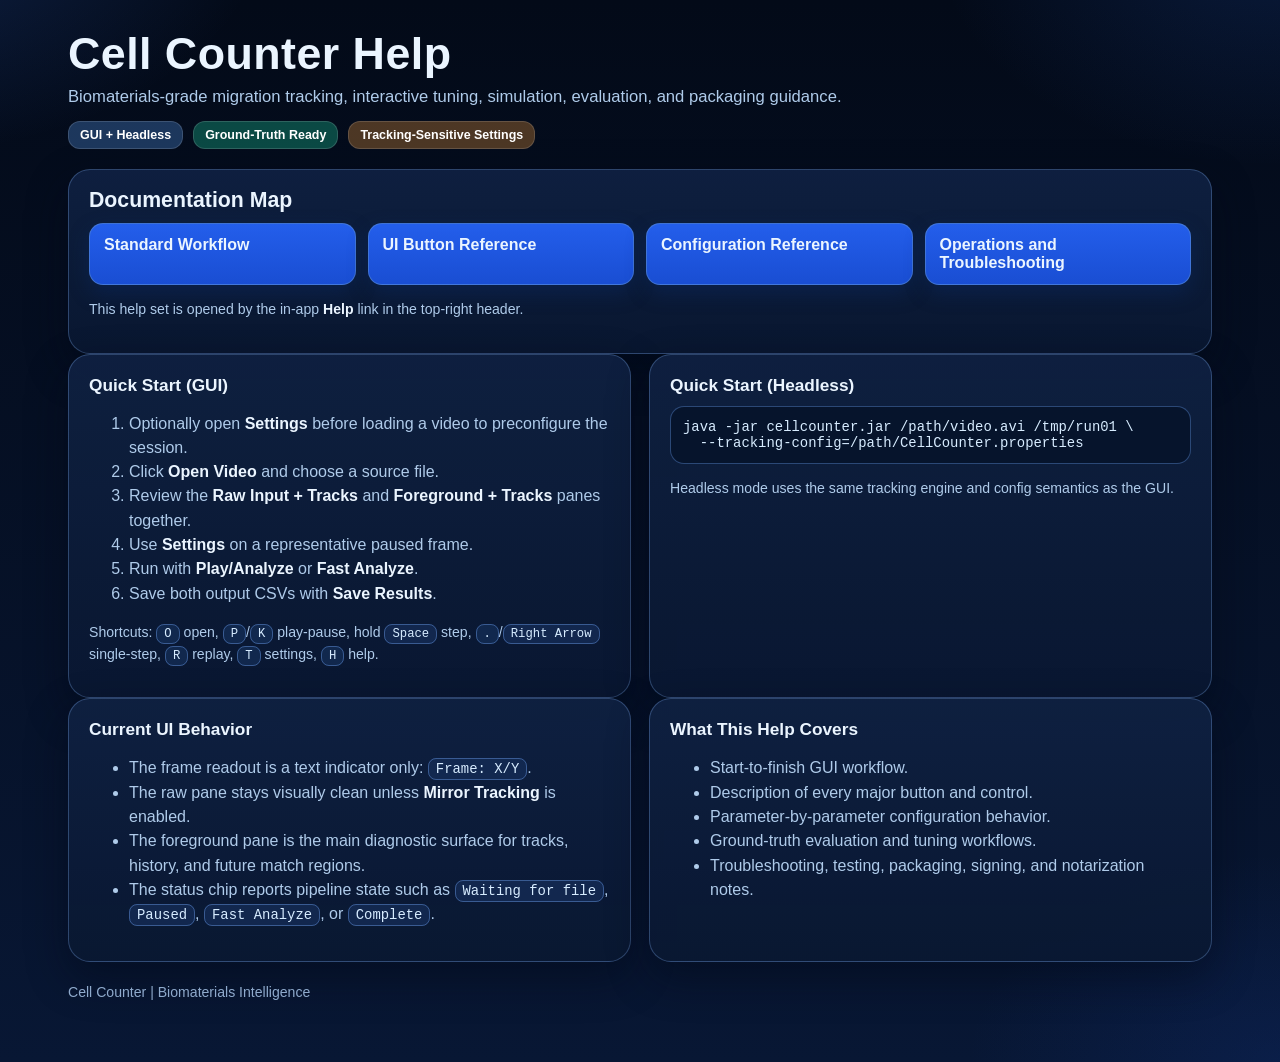
<file: docs/help/index.html>
<!doctype html>
<html lang="en">
<head>
  <meta charset="utf-8">
  <meta name="viewport" content="width=device-width, initial-scale=1">
  <title>Cell Counter Help</title>
  <link rel="stylesheet" href="help.css">
</head>
<body>
  <main class="shell">
    <section class="hero">
      <h1>Cell Counter Help</h1>
      <p>Biomaterials-grade migration tracking, interactive tuning, simulation, evaluation, and packaging guidance.</p>
      <div class="chip-row">
        <span class="chip">GUI + Headless</span>
        <span class="chip ok">Ground-Truth Ready</span>
        <span class="chip warn">Tracking-Sensitive Settings</span>
      </div>
    </section>

    <section class="card">
      <h2>Documentation Map</h2>
      <div class="nav">
        <a href="workflow.html">Standard Workflow</a>
        <a href="ui-reference.html">UI Button Reference</a>
        <a href="configuration-reference.html">Configuration Reference</a>
        <a href="operations-and-troubleshooting.html">Operations and Troubleshooting</a>
      </div>
      <p class="small">This help set is opened by the in-app <strong>Help</strong> link in the top-right header.</p>
    </section>

    <section class="card-grid grid-2">
      <article class="card">
        <h3>Quick Start (GUI)</h3>
        <ol>
          <li>Optionally open <strong>Settings</strong> before loading a video to preconfigure the session.</li>
          <li>Click <strong>Open Video</strong> and choose a source file.</li>
          <li>Review the <strong>Raw Input + Tracks</strong> and <strong>Foreground + Tracks</strong> panes together.</li>
          <li>Use <strong>Settings</strong> on a representative paused frame.</li>
          <li>Run with <strong>Play/Analyze</strong> or <strong>Fast Analyze</strong>.</li>
          <li>Save both output CSVs with <strong>Save Results</strong>.</li>
        </ol>
        <p class="small">Shortcuts: <code>O</code> open, <code>P</code>/<code>K</code> play-pause, hold <code>Space</code> step, <code>.</code>/<code>Right Arrow</code> single-step, <code>R</code> replay, <code>T</code> settings, <code>H</code> help.</p>
      </article>

      <article class="card">
        <h3>Quick Start (Headless)</h3>
        <pre><code>java -jar cellcounter.jar /path/video.avi /tmp/run01 \
  --tracking-config=/path/CellCounter.properties</code></pre>
        <p class="small">Headless mode uses the same tracking engine and config semantics as the GUI.</p>
      </article>
    </section>

    <section class="card-grid grid-2">
      <article class="card">
        <h3>Current UI Behavior</h3>
        <ul>
          <li>The frame readout is a text indicator only: <code>Frame: X/Y</code>.</li>
          <li>The raw pane stays visually clean unless <strong>Mirror Tracking</strong> is enabled.</li>
          <li>The foreground pane is the main diagnostic surface for tracks, history, and future match regions.</li>
          <li>The status chip reports pipeline state such as <code>Waiting for file</code>, <code>Paused</code>, <code>Fast Analyze</code>, or <code>Complete</code>.</li>
        </ul>
      </article>

      <article class="card">
        <h3>What This Help Covers</h3>
        <ul>
          <li>Start-to-finish GUI workflow.</li>
          <li>Description of every major button and control.</li>
          <li>Parameter-by-parameter configuration behavior.</li>
          <li>Ground-truth evaluation and tuning workflows.</li>
          <li>Troubleshooting, testing, packaging, signing, and notarization notes.</li>
        </ul>
      </article>
    </section>

    <p class="footer">Cell Counter | Biomaterials Intelligence</p>
  </main>
</body>
</html>
</file>
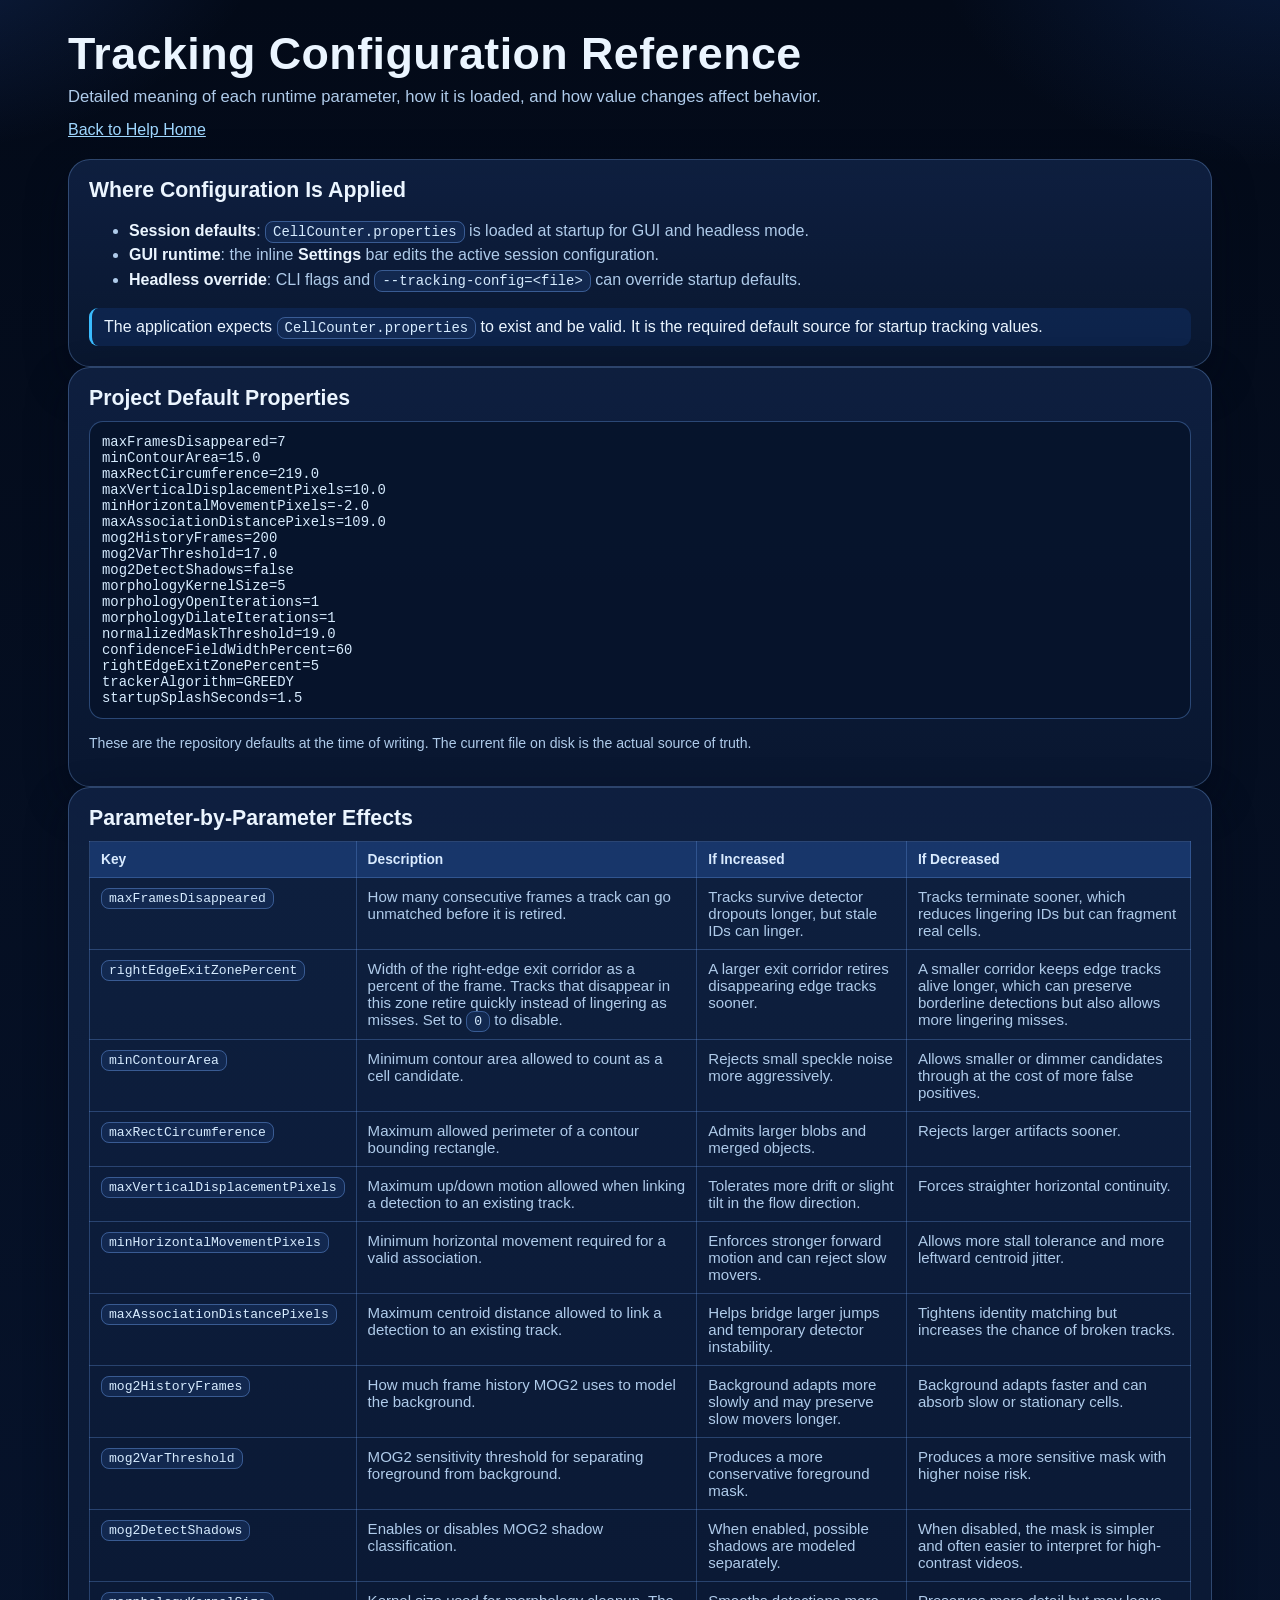
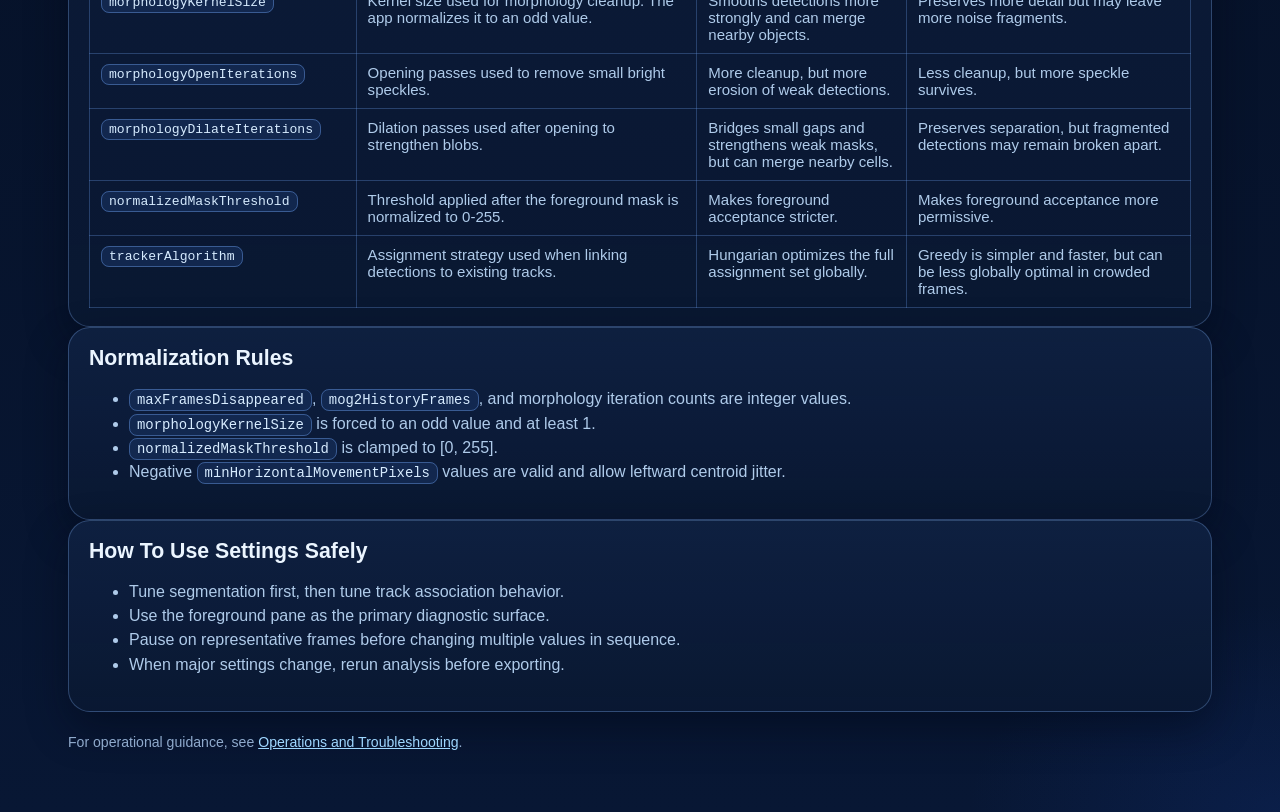
<file: docs/help/configuration-reference.html>
<!doctype html>
<html lang="en">
<head>
  <meta charset="utf-8">
  <meta name="viewport" content="width=device-width, initial-scale=1">
  <title>Cell Counter Help | Configuration Reference</title>
  <link rel="stylesheet" href="help.css">
</head>
<body>
  <main class="shell">
    <section class="hero">
      <h1>Tracking Configuration Reference</h1>
      <p>Detailed meaning of each runtime parameter, how it is loaded, and how value changes affect behavior.</p>
      <div class="chip-row">
        <a class="inline" href="index.html">Back to Help Home</a>
      </div>
    </section>

    <section class="card">
      <h2>Where Configuration Is Applied</h2>
      <ul>
        <li><strong>Session defaults</strong>: <code>CellCounter.properties</code> is loaded at startup for GUI and headless mode.</li>
        <li><strong>GUI runtime</strong>: the inline <strong>Settings</strong> bar edits the active session configuration.</li>
        <li><strong>Headless override</strong>: CLI flags and <code>--tracking-config=&lt;file&gt;</code> can override startup defaults.</li>
      </ul>
      <div class="note">
        The application expects <code>CellCounter.properties</code> to exist and be valid. It is the required default source for startup tracking values.
      </div>
    </section>

    <section class="card">
      <h2>Project Default Properties</h2>
      <pre><code>maxFramesDisappeared=7
minContourArea=15.0
maxRectCircumference=219.0
maxVerticalDisplacementPixels=10.0
minHorizontalMovementPixels=-2.0
maxAssociationDistancePixels=109.0
mog2HistoryFrames=200
mog2VarThreshold=17.0
mog2DetectShadows=false
morphologyKernelSize=5
morphologyOpenIterations=1
morphologyDilateIterations=1
normalizedMaskThreshold=19.0
confidenceFieldWidthPercent=60
rightEdgeExitZonePercent=5
trackerAlgorithm=GREEDY
startupSplashSeconds=1.5</code></pre>
      <p class="small">These are the repository defaults at the time of writing. The current file on disk is the actual source of truth.</p>
    </section>

    <section class="card">
      <h2>Parameter-by-Parameter Effects</h2>
      <table>
        <thead>
          <tr>
            <th>Key</th>
            <th>Description</th>
            <th>If Increased</th>
            <th>If Decreased</th>
          </tr>
        </thead>
        <tbody>
          <tr>
            <td><code>maxFramesDisappeared</code></td>
            <td>How many consecutive frames a track can go unmatched before it is retired.</td>
            <td>Tracks survive detector dropouts longer, but stale IDs can linger.</td>
            <td>Tracks terminate sooner, which reduces lingering IDs but can fragment real cells.</td>
          </tr>
          <tr>
            <td><code>rightEdgeExitZonePercent</code></td>
            <td>Width of the right-edge exit corridor as a percent of the frame. Tracks that disappear in this zone retire quickly instead of lingering as misses. Set to <code>0</code> to disable.</td>
            <td>A larger exit corridor retires disappearing edge tracks sooner.</td>
            <td>A smaller corridor keeps edge tracks alive longer, which can preserve borderline detections but also allows more lingering misses.</td>
          </tr>
          <tr>
            <td><code>minContourArea</code></td>
            <td>Minimum contour area allowed to count as a cell candidate.</td>
            <td>Rejects small speckle noise more aggressively.</td>
            <td>Allows smaller or dimmer candidates through at the cost of more false positives.</td>
          </tr>
          <tr>
            <td><code>maxRectCircumference</code></td>
            <td>Maximum allowed perimeter of a contour bounding rectangle.</td>
            <td>Admits larger blobs and merged objects.</td>
            <td>Rejects larger artifacts sooner.</td>
          </tr>
          <tr>
            <td><code>maxVerticalDisplacementPixels</code></td>
            <td>Maximum up/down motion allowed when linking a detection to an existing track.</td>
            <td>Tolerates more drift or slight tilt in the flow direction.</td>
            <td>Forces straighter horizontal continuity.</td>
          </tr>
          <tr>
            <td><code>minHorizontalMovementPixels</code></td>
            <td>Minimum horizontal movement required for a valid association.</td>
            <td>Enforces stronger forward motion and can reject slow movers.</td>
            <td>Allows more stall tolerance and more leftward centroid jitter.</td>
          </tr>
          <tr>
            <td><code>maxAssociationDistancePixels</code></td>
            <td>Maximum centroid distance allowed to link a detection to an existing track.</td>
            <td>Helps bridge larger jumps and temporary detector instability.</td>
            <td>Tightens identity matching but increases the chance of broken tracks.</td>
          </tr>
          <tr>
            <td><code>mog2HistoryFrames</code></td>
            <td>How much frame history MOG2 uses to model the background.</td>
            <td>Background adapts more slowly and may preserve slow movers longer.</td>
            <td>Background adapts faster and can absorb slow or stationary cells.</td>
          </tr>
          <tr>
            <td><code>mog2VarThreshold</code></td>
            <td>MOG2 sensitivity threshold for separating foreground from background.</td>
            <td>Produces a more conservative foreground mask.</td>
            <td>Produces a more sensitive mask with higher noise risk.</td>
          </tr>
          <tr>
            <td><code>mog2DetectShadows</code></td>
            <td>Enables or disables MOG2 shadow classification.</td>
            <td>When enabled, possible shadows are modeled separately.</td>
            <td>When disabled, the mask is simpler and often easier to interpret for high-contrast videos.</td>
          </tr>
          <tr>
            <td><code>morphologyKernelSize</code></td>
            <td>Kernel size used for morphology cleanup. The app normalizes it to an odd value.</td>
            <td>Smooths detections more strongly and can merge nearby objects.</td>
            <td>Preserves more detail but may leave more noise fragments.</td>
          </tr>
          <tr>
            <td><code>morphologyOpenIterations</code></td>
            <td>Opening passes used to remove small bright speckles.</td>
            <td>More cleanup, but more erosion of weak detections.</td>
            <td>Less cleanup, but more speckle survives.</td>
          </tr>
          <tr>
            <td><code>morphologyDilateIterations</code></td>
            <td>Dilation passes used after opening to strengthen blobs.</td>
            <td>Bridges small gaps and strengthens weak masks, but can merge nearby cells.</td>
            <td>Preserves separation, but fragmented detections may remain broken apart.</td>
          </tr>
          <tr>
            <td><code>normalizedMaskThreshold</code></td>
            <td>Threshold applied after the foreground mask is normalized to 0-255.</td>
            <td>Makes foreground acceptance stricter.</td>
            <td>Makes foreground acceptance more permissive.</td>
          </tr>
          <tr>
            <td><code>trackerAlgorithm</code></td>
            <td>Assignment strategy used when linking detections to existing tracks.</td>
            <td>Hungarian optimizes the full assignment set globally.</td>
            <td>Greedy is simpler and faster, but can be less globally optimal in crowded frames.</td>
          </tr>
        </tbody>
      </table>
    </section>

    <section class="card">
      <h2>Normalization Rules</h2>
      <ul>
        <li><code>maxFramesDisappeared</code>, <code>mog2HistoryFrames</code>, and morphology iteration counts are integer values.</li>
        <li><code>morphologyKernelSize</code> is forced to an odd value and at least 1.</li>
        <li><code>normalizedMaskThreshold</code> is clamped to [0, 255].</li>
        <li>Negative <code>minHorizontalMovementPixels</code> values are valid and allow leftward centroid jitter.</li>
      </ul>
    </section>

    <section class="card">
      <h2>How To Use Settings Safely</h2>
      <ul>
        <li>Tune segmentation first, then tune track association behavior.</li>
        <li>Use the foreground pane as the primary diagnostic surface.</li>
        <li>Pause on representative frames before changing multiple values in sequence.</li>
        <li>When major settings change, rerun analysis before exporting.</li>
      </ul>
    </section>

    <p class="footer">For operational guidance, see <a class="inline" href="operations-and-troubleshooting.html">Operations and Troubleshooting</a>.</p>
  </main>
</body>
</html>
</file>
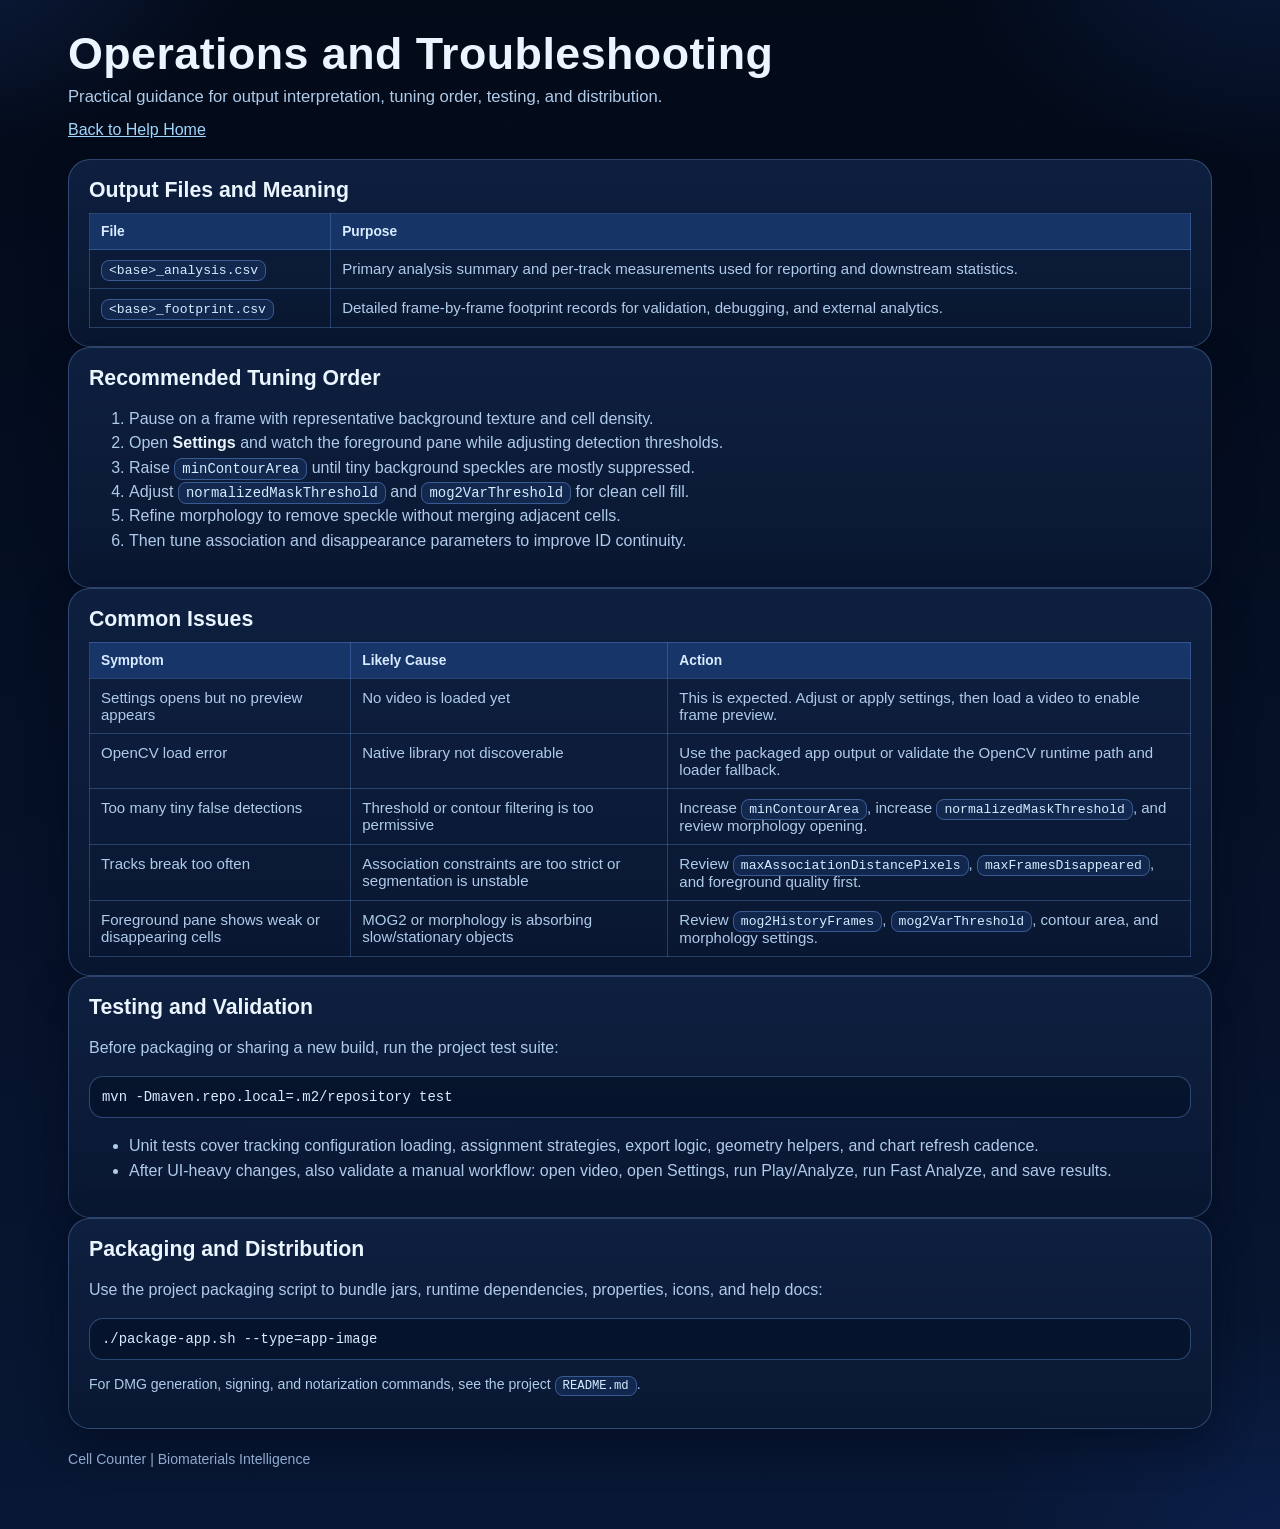
<file: docs/help/operations-and-troubleshooting.html>
<!doctype html>
<html lang="en">
<head>
  <meta charset="utf-8">
  <meta name="viewport" content="width=device-width, initial-scale=1">
  <title>Cell Counter Help | Operations and Troubleshooting</title>
  <link rel="stylesheet" href="help.css">
</head>
<body>
  <main class="shell">
    <section class="hero">
      <h1>Operations and Troubleshooting</h1>
      <p>Practical guidance for output interpretation, tuning order, testing, and distribution.</p>
      <div class="chip-row">
        <a class="inline" href="index.html">Back to Help Home</a>
      </div>
    </section>

    <section class="card">
      <h2>Output Files and Meaning</h2>
      <table>
        <thead><tr><th>File</th><th>Purpose</th></tr></thead>
        <tbody>
          <tr>
            <td><code>&lt;base&gt;_analysis.csv</code></td>
            <td>Primary analysis summary and per-track measurements used for reporting and downstream statistics.</td>
          </tr>
          <tr>
            <td><code>&lt;base&gt;_footprint.csv</code></td>
            <td>Detailed frame-by-frame footprint records for validation, debugging, and external analytics.</td>
          </tr>
        </tbody>
      </table>
    </section>

    <section class="card">
      <h2>Recommended Tuning Order</h2>
      <ol>
        <li>Pause on a frame with representative background texture and cell density.</li>
        <li>Open <strong>Settings</strong> and watch the foreground pane while adjusting detection thresholds.</li>
        <li>Raise <code>minContourArea</code> until tiny background speckles are mostly suppressed.</li>
        <li>Adjust <code>normalizedMaskThreshold</code> and <code>mog2VarThreshold</code> for clean cell fill.</li>
        <li>Refine morphology to remove speckle without merging adjacent cells.</li>
        <li>Then tune association and disappearance parameters to improve ID continuity.</li>
      </ol>
    </section>

    <section class="card">
      <h2>Common Issues</h2>
      <table>
        <thead><tr><th>Symptom</th><th>Likely Cause</th><th>Action</th></tr></thead>
        <tbody>
          <tr>
            <td>Settings opens but no preview appears</td>
            <td>No video is loaded yet</td>
            <td>This is expected. Adjust or apply settings, then load a video to enable frame preview.</td>
          </tr>
          <tr>
            <td>OpenCV load error</td>
            <td>Native library not discoverable</td>
            <td>Use the packaged app output or validate the OpenCV runtime path and loader fallback.</td>
          </tr>
          <tr>
            <td>Too many tiny false detections</td>
            <td>Threshold or contour filtering is too permissive</td>
            <td>Increase <code>minContourArea</code>, increase <code>normalizedMaskThreshold</code>, and review morphology opening.</td>
          </tr>
          <tr>
            <td>Tracks break too often</td>
            <td>Association constraints are too strict or segmentation is unstable</td>
            <td>Review <code>maxAssociationDistancePixels</code>, <code>maxFramesDisappeared</code>, and foreground quality first.</td>
          </tr>
          <tr>
            <td>Foreground pane shows weak or disappearing cells</td>
            <td>MOG2 or morphology is absorbing slow/stationary objects</td>
            <td>Review <code>mog2HistoryFrames</code>, <code>mog2VarThreshold</code>, contour area, and morphology settings.</td>
          </tr>
        </tbody>
      </table>
    </section>

    <section class="card">
      <h2>Testing and Validation</h2>
      <p>Before packaging or sharing a new build, run the project test suite:</p>
      <pre><code>mvn -Dmaven.repo.local=.m2/repository test</code></pre>
      <ul>
        <li>Unit tests cover tracking configuration loading, assignment strategies, export logic, geometry helpers, and chart refresh cadence.</li>
        <li>After UI-heavy changes, also validate a manual workflow: open video, open Settings, run Play/Analyze, run Fast Analyze, and save results.</li>
      </ul>
    </section>

    <section class="card">
      <h2>Packaging and Distribution</h2>
      <p>Use the project packaging script to bundle jars, runtime dependencies, properties, icons, and help docs:</p>
      <pre><code>./package-app.sh --type=app-image</code></pre>
      <p class="small">For DMG generation, signing, and notarization commands, see the project <code>README.md</code>.</p>
    </section>

    <p class="footer">Cell Counter | Biomaterials Intelligence</p>
  </main>
</body>
</html>
</file>
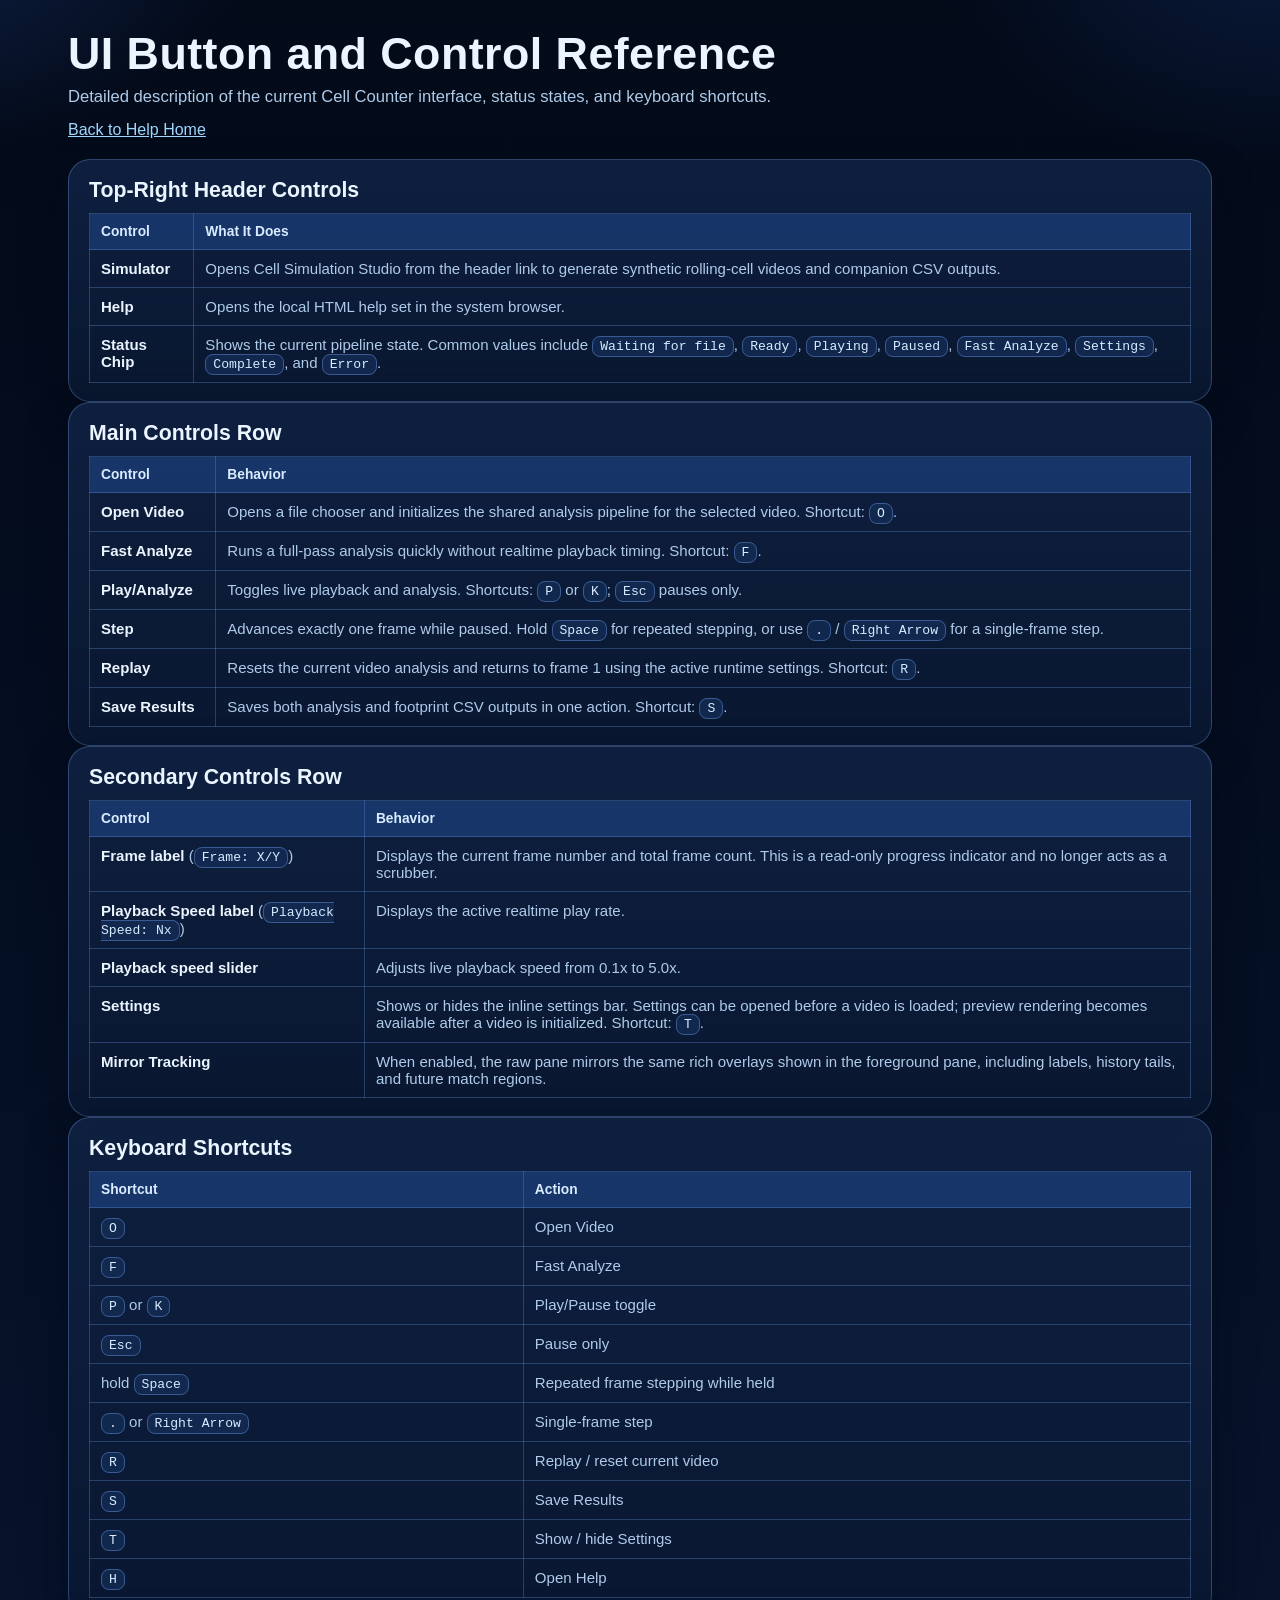
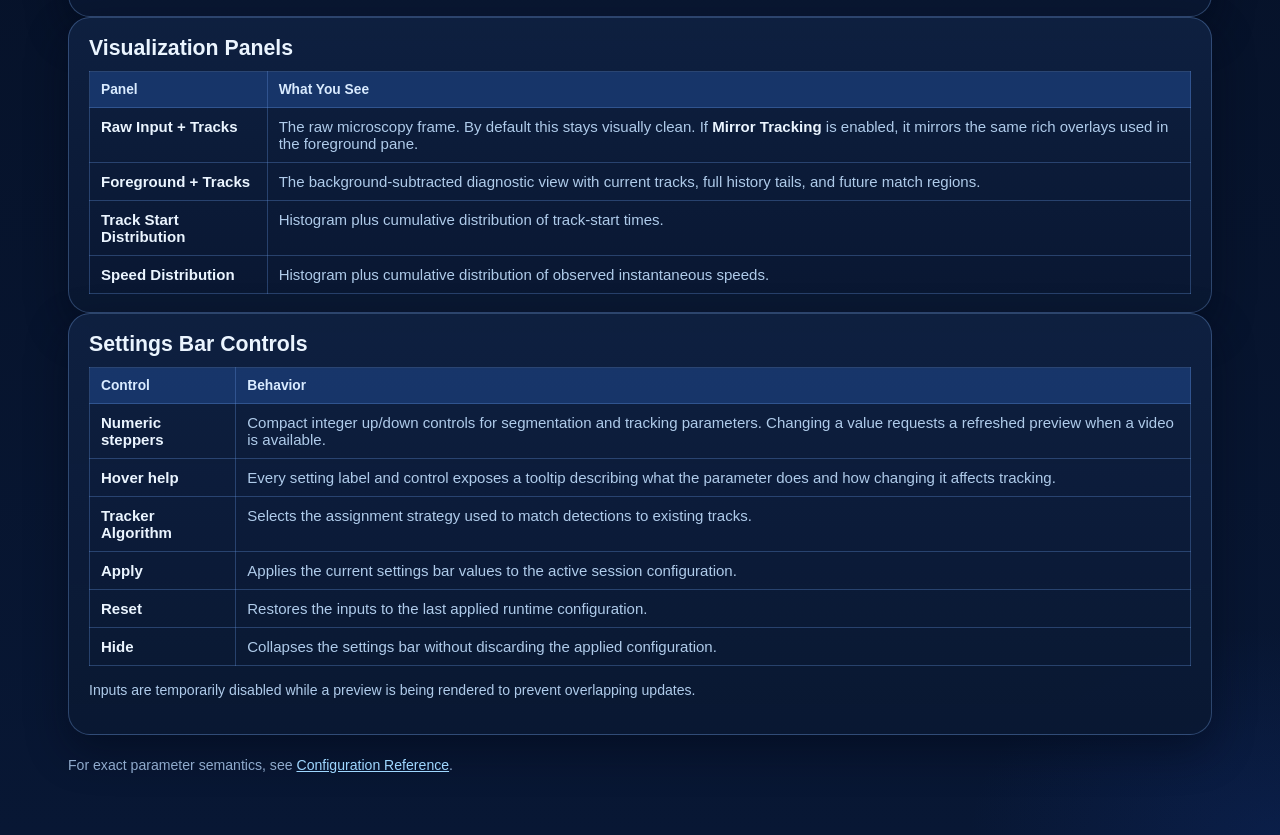
<file: docs/help/ui-reference.html>
<!doctype html>
<html lang="en">
<head>
  <meta charset="utf-8">
  <meta name="viewport" content="width=device-width, initial-scale=1">
  <title>Cell Counter Help | UI Reference</title>
  <link rel="stylesheet" href="help.css">
</head>
<body>
  <main class="shell">
    <section class="hero">
      <h1>UI Button and Control Reference</h1>
      <p>Detailed description of the current Cell Counter interface, status states, and keyboard shortcuts.</p>
      <div class="chip-row">
        <a class="inline" href="index.html">Back to Help Home</a>
      </div>
    </section>

    <section class="card">
      <h2>Top-Right Header Controls</h2>
      <table>
        <thead>
          <tr><th>Control</th><th>What It Does</th></tr>
        </thead>
        <tbody>
          <tr>
            <td><strong>Simulator</strong></td>
            <td>Opens Cell Simulation Studio from the header link to generate synthetic rolling-cell videos and companion CSV outputs.</td>
          </tr>
          <tr>
            <td><strong>Help</strong></td>
            <td>Opens the local HTML help set in the system browser.</td>
          </tr>
          <tr>
            <td><strong>Status Chip</strong></td>
            <td>Shows the current pipeline state. Common values include <code>Waiting for file</code>, <code>Ready</code>, <code>Playing</code>, <code>Paused</code>, <code>Fast Analyze</code>, <code>Settings</code>, <code>Complete</code>, and <code>Error</code>.</td>
          </tr>
        </tbody>
      </table>
    </section>

    <section class="card">
      <h2>Main Controls Row</h2>
      <table>
        <thead>
          <tr><th>Control</th><th>Behavior</th></tr>
        </thead>
        <tbody>
          <tr><td><strong>Open Video</strong></td><td>Opens a file chooser and initializes the shared analysis pipeline for the selected video. Shortcut: <code>O</code>.</td></tr>
          <tr><td><strong>Fast Analyze</strong></td><td>Runs a full-pass analysis quickly without realtime playback timing. Shortcut: <code>F</code>.</td></tr>
          <tr><td><strong>Play/Analyze</strong></td><td>Toggles live playback and analysis. Shortcuts: <code>P</code> or <code>K</code>; <code>Esc</code> pauses only.</td></tr>
          <tr><td><strong>Step</strong></td><td>Advances exactly one frame while paused. Hold <code>Space</code> for repeated stepping, or use <code>.</code> / <code>Right Arrow</code> for a single-frame step.</td></tr>
          <tr><td><strong>Replay</strong></td><td>Resets the current video analysis and returns to frame 1 using the active runtime settings. Shortcut: <code>R</code>.</td></tr>
          <tr><td><strong>Save Results</strong></td><td>Saves both analysis and footprint CSV outputs in one action. Shortcut: <code>S</code>.</td></tr>
        </tbody>
      </table>
    </section>

    <section class="card">
      <h2>Secondary Controls Row</h2>
      <table>
        <thead>
          <tr><th>Control</th><th>Behavior</th></tr>
        </thead>
        <tbody>
          <tr>
            <td><strong>Frame label</strong> (<code>Frame: X/Y</code>)</td>
            <td>Displays the current frame number and total frame count. This is a read-only progress indicator and no longer acts as a scrubber.</td>
          </tr>
          <tr>
            <td><strong>Playback Speed label</strong> (<code>Playback Speed: Nx</code>)</td>
            <td>Displays the active realtime play rate.</td>
          </tr>
          <tr>
            <td><strong>Playback speed slider</strong></td>
            <td>Adjusts live playback speed from 0.1x to 5.0x.</td>
          </tr>
          <tr>
            <td><strong>Settings</strong></td>
            <td>Shows or hides the inline settings bar. Settings can be opened before a video is loaded; preview rendering becomes available after a video is initialized. Shortcut: <code>T</code>.</td>
          </tr>
          <tr>
            <td><strong>Mirror Tracking</strong></td>
            <td>When enabled, the raw pane mirrors the same rich overlays shown in the foreground pane, including labels, history tails, and future match regions.</td>
          </tr>
        </tbody>
      </table>
    </section>

    <section class="card">
      <h2>Keyboard Shortcuts</h2>
      <table>
        <thead>
          <tr><th>Shortcut</th><th>Action</th></tr>
        </thead>
        <tbody>
          <tr><td><code>O</code></td><td>Open Video</td></tr>
          <tr><td><code>F</code></td><td>Fast Analyze</td></tr>
          <tr><td><code>P</code> or <code>K</code></td><td>Play/Pause toggle</td></tr>
          <tr><td><code>Esc</code></td><td>Pause only</td></tr>
          <tr><td>hold <code>Space</code></td><td>Repeated frame stepping while held</td></tr>
          <tr><td><code>.</code> or <code>Right Arrow</code></td><td>Single-frame step</td></tr>
          <tr><td><code>R</code></td><td>Replay / reset current video</td></tr>
          <tr><td><code>S</code></td><td>Save Results</td></tr>
          <tr><td><code>T</code></td><td>Show / hide Settings</td></tr>
          <tr><td><code>H</code></td><td>Open Help</td></tr>
        </tbody>
      </table>
    </section>

    <section class="card">
      <h2>Visualization Panels</h2>
      <table>
        <thead>
          <tr><th>Panel</th><th>What You See</th></tr>
        </thead>
        <tbody>
          <tr><td><strong>Raw Input + Tracks</strong></td><td>The raw microscopy frame. By default this stays visually clean. If <strong>Mirror Tracking</strong> is enabled, it mirrors the same rich overlays used in the foreground pane.</td></tr>
          <tr><td><strong>Foreground + Tracks</strong></td><td>The background-subtracted diagnostic view with current tracks, full history tails, and future match regions.</td></tr>
          <tr><td><strong>Track Start Distribution</strong></td><td>Histogram plus cumulative distribution of track-start times.</td></tr>
          <tr><td><strong>Speed Distribution</strong></td><td>Histogram plus cumulative distribution of observed instantaneous speeds.</td></tr>
        </tbody>
      </table>
    </section>

    <section class="card">
      <h2>Settings Bar Controls</h2>
      <table>
        <thead>
          <tr><th>Control</th><th>Behavior</th></tr>
        </thead>
        <tbody>
          <tr><td><strong>Numeric steppers</strong></td><td>Compact integer up/down controls for segmentation and tracking parameters. Changing a value requests a refreshed preview when a video is available.</td></tr>
          <tr><td><strong>Hover help</strong></td><td>Every setting label and control exposes a tooltip describing what the parameter does and how changing it affects tracking.</td></tr>
          <tr><td><strong>Tracker Algorithm</strong></td><td>Selects the assignment strategy used to match detections to existing tracks.</td></tr>
          <tr><td><strong>Apply</strong></td><td>Applies the current settings bar values to the active session configuration.</td></tr>
          <tr><td><strong>Reset</strong></td><td>Restores the inputs to the last applied runtime configuration.</td></tr>
          <tr><td><strong>Hide</strong></td><td>Collapses the settings bar without discarding the applied configuration.</td></tr>
        </tbody>
      </table>
      <p class="small">Inputs are temporarily disabled while a preview is being rendered to prevent overlapping updates.</p>
    </section>

    <p class="footer">For exact parameter semantics, see <a class="inline" href="configuration-reference.html">Configuration Reference</a>.</p>
  </main>
</body>
</html>
</file>
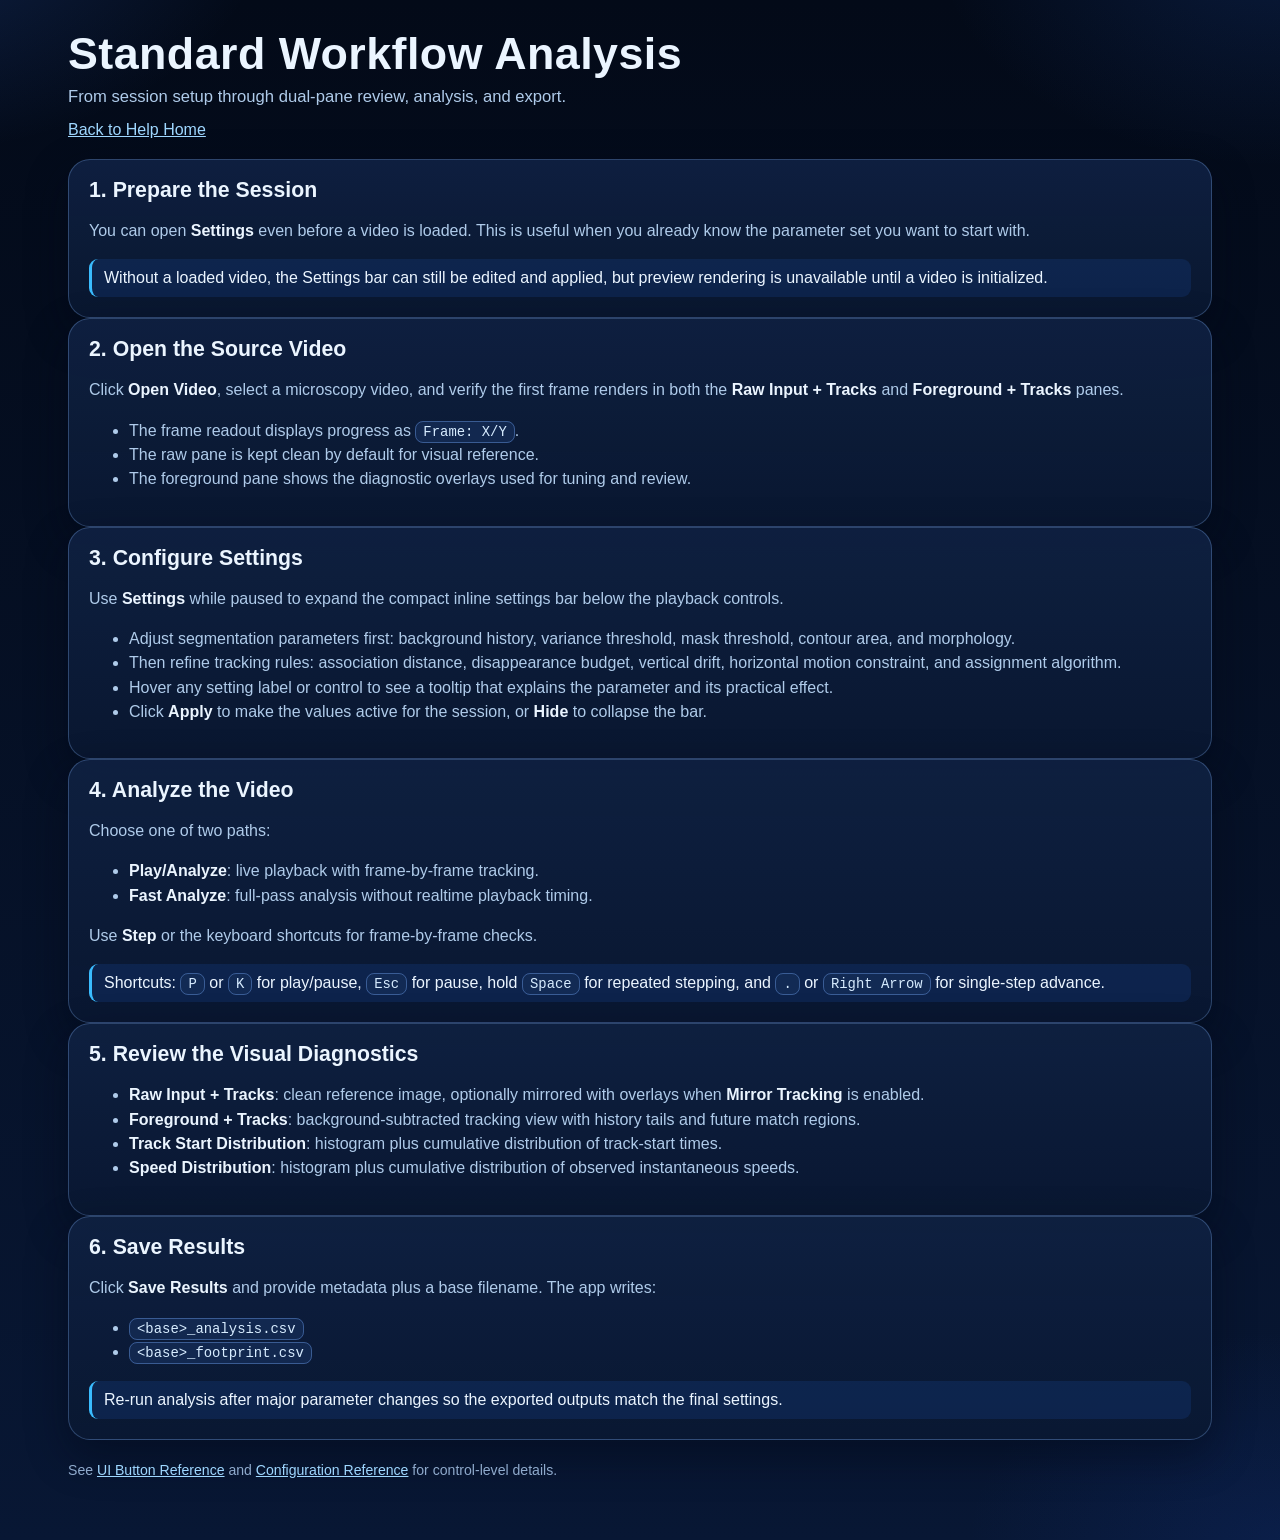
<file: docs/help/workflow.html>
<!doctype html>
<html lang="en">
<head>
  <meta charset="utf-8">
  <meta name="viewport" content="width=device-width, initial-scale=1">
  <title>Cell Counter Help | Workflow</title>
  <link rel="stylesheet" href="help.css">
</head>
<body>
  <main class="shell">
    <section class="hero">
      <h1>Standard Workflow Analysis</h1>
      <p>From session setup through dual-pane review, analysis, and export.</p>
      <div class="chip-row">
        <a class="inline" href="index.html">Back to Help Home</a>
      </div>
    </section>

    <section class="card">
      <h2>1. Prepare the Session</h2>
      <p>You can open <strong>Settings</strong> even before a video is loaded. This is useful when you already know the parameter set you want to start with.</p>
      <div class="note">
        Without a loaded video, the Settings bar can still be edited and applied, but preview rendering is unavailable until a video is initialized.
      </div>
    </section>

    <section class="card">
      <h2>2. Open the Source Video</h2>
      <p>Click <strong>Open Video</strong>, select a microscopy video, and verify the first frame renders in both the <strong>Raw Input + Tracks</strong> and <strong>Foreground + Tracks</strong> panes.</p>
      <ul>
        <li>The frame readout displays progress as <code>Frame: X/Y</code>.</li>
        <li>The raw pane is kept clean by default for visual reference.</li>
        <li>The foreground pane shows the diagnostic overlays used for tuning and review.</li>
      </ul>
    </section>

    <section class="card">
      <h2>3. Configure Settings</h2>
      <p>Use <strong>Settings</strong> while paused to expand the compact inline settings bar below the playback controls.</p>
      <ul>
        <li>Adjust segmentation parameters first: background history, variance threshold, mask threshold, contour area, and morphology.</li>
        <li>Then refine tracking rules: association distance, disappearance budget, vertical drift, horizontal motion constraint, and assignment algorithm.</li>
        <li>Hover any setting label or control to see a tooltip that explains the parameter and its practical effect.</li>
        <li>Click <strong>Apply</strong> to make the values active for the session, or <strong>Hide</strong> to collapse the bar.</li>
      </ul>
    </section>

    <section class="card">
      <h2>4. Analyze the Video</h2>
      <p>Choose one of two paths:</p>
      <ul>
        <li><strong>Play/Analyze</strong>: live playback with frame-by-frame tracking.</li>
        <li><strong>Fast Analyze</strong>: full-pass analysis without realtime playback timing.</li>
      </ul>
      <p>Use <strong>Step</strong> or the keyboard shortcuts for frame-by-frame checks.</p>
      <div class="note">
        Shortcuts: <code>P</code> or <code>K</code> for play/pause, <code>Esc</code> for pause, hold <code>Space</code> for repeated stepping, and <code>.</code> or <code>Right Arrow</code> for single-step advance.
      </div>
    </section>

    <section class="card">
      <h2>5. Review the Visual Diagnostics</h2>
      <ul>
        <li><strong>Raw Input + Tracks</strong>: clean reference image, optionally mirrored with overlays when <strong>Mirror Tracking</strong> is enabled.</li>
        <li><strong>Foreground + Tracks</strong>: background-subtracted tracking view with history tails and future match regions.</li>
        <li><strong>Track Start Distribution</strong>: histogram plus cumulative distribution of track-start times.</li>
        <li><strong>Speed Distribution</strong>: histogram plus cumulative distribution of observed instantaneous speeds.</li>
      </ul>
    </section>

    <section class="card">
      <h2>6. Save Results</h2>
      <p>Click <strong>Save Results</strong> and provide metadata plus a base filename. The app writes:</p>
      <ul>
        <li><code>&lt;base&gt;_analysis.csv</code></li>
        <li><code>&lt;base&gt;_footprint.csv</code></li>
      </ul>
      <div class="note">
        Re-run analysis after major parameter changes so the exported outputs match the final settings.
      </div>
    </section>

    <p class="footer">See <a class="inline" href="ui-reference.html">UI Button Reference</a> and <a class="inline" href="configuration-reference.html">Configuration Reference</a> for control-level details.</p>
  </main>
</body>
</html>
</file>
<file: docs/help/help.css>
:root {
  --bg-top: #030a18;
  --bg-bottom: #081734;
  --surface-top: rgba(15, 33, 66, 0.93);
  --surface-bottom: rgba(10, 24, 50, 0.9);
  --border-soft: rgba(122, 167, 234, 0.32);
  --text-primary: #ebf5ff;
  --text-secondary: #afcbea;
  --text-muted: #8faacc;
  --accent: #3abcff;
  --accent-strong: #2666ff;
  --accent-dark: #1b54e4;
  --ok: #1bb88f;
  --warn: #dd8d38;
  --radius-card: 22px;
  --radius-chip: 12px;
  --shadow: 0 16px 42px rgba(2, 8, 22, 0.48);
}

* {
  box-sizing: border-box;
}

html,
body {
  margin: 0;
  padding: 0;
}

body {
  font-family: "Avenir Next", "Segoe UI", "Helvetica Neue", sans-serif;
  color: var(--text-primary);
  background:
    radial-gradient(40rem 24rem at -8rem -5rem, rgba(62, 127, 255, 0.22), transparent 62%),
    radial-gradient(36rem 24rem at 100% -4rem, rgba(36, 95, 206, 0.2), transparent 60%),
    radial-gradient(30rem 20rem at 100% 100%, rgba(22, 64, 166, 0.18), transparent 65%),
    linear-gradient(180deg, var(--bg-top), var(--bg-bottom));
  min-height: 100vh;
}

.shell {
  max-width: 1200px;
  margin: 0 auto;
  padding: 28px 28px 48px;
}

.hero {
  margin-bottom: 20px;
}

.hero h1 {
  margin: 0;
  font-size: clamp(2rem, 3.5vw, 2.9rem);
  letter-spacing: 0.01em;
}

.hero p {
  margin: 8px 0 0;
  color: var(--text-secondary);
  font-size: 1.04rem;
}

.chip-row {
  display: flex;
  gap: 10px;
  margin-top: 14px;
  flex-wrap: wrap;
}

.chip {
  display: inline-flex;
  align-items: center;
  justify-content: center;
  border-radius: var(--radius-chip);
  padding: 6px 11px;
  font-weight: 700;
  font-size: 0.78rem;
  border: 1px solid rgba(255, 255, 255, 0.14);
  background: rgba(61, 110, 174, 0.45);
  color: #fff;
}

.chip.ok {
  background: rgba(27, 184, 143, 0.36);
}

.chip.warn {
  background: rgba(221, 141, 56, 0.34);
}

.card-grid {
  display: grid;
  gap: 18px;
}

.grid-2 {
  grid-template-columns: repeat(auto-fit, minmax(290px, 1fr));
}

.card {
  background: linear-gradient(180deg, var(--surface-top), var(--surface-bottom));
  border: 1px solid var(--border-soft);
  border-radius: var(--radius-card);
  padding: 18px 20px;
  box-shadow: var(--shadow);
}

.card h2 {
  margin: 0 0 10px;
  font-size: 1.33rem;
}

.card h3 {
  margin: 2px 0 10px;
  font-size: 1.08rem;
}

.card p,
.card li {
  color: var(--text-secondary);
  line-height: 1.52;
}

.card strong {
  color: var(--text-primary);
}

.nav {
  display: grid;
  grid-template-columns: repeat(auto-fit, minmax(210px, 1fr));
  gap: 12px;
}

.nav a {
  text-decoration: none;
  color: var(--text-primary);
  border: 1px solid rgba(86, 136, 212, 0.62);
  border-radius: 14px;
  padding: 12px 14px;
  background: linear-gradient(180deg, rgba(38, 102, 255, 0.9), rgba(27, 84, 228, 0.9));
  font-weight: 700;
  box-shadow: 0 8px 20px rgba(11, 42, 102, 0.45);
}

.nav a:hover {
  filter: brightness(1.06);
}

table {
  width: 100%;
  border-collapse: collapse;
  border-spacing: 0;
  margin-top: 8px;
}

thead th {
  text-align: left;
  font-size: 0.86rem;
  color: #d9ebff;
  background: rgba(36, 82, 158, 0.46);
}

th,
td {
  border: 1px solid rgba(98, 143, 216, 0.34);
  padding: 10px 11px;
  vertical-align: top;
}

tbody td {
  color: var(--text-secondary);
  font-size: 0.94rem;
}

.small {
  font-size: 0.88rem;
  color: var(--text-muted);
}

.note {
  border-left: 3px solid var(--accent);
  padding: 10px 12px;
  margin: 10px 0 2px;
  background: rgba(22, 65, 139, 0.28);
  border-radius: 9px;
}

code {
  color: #d7ecff;
  background: rgba(20, 45, 87, 0.75);
  border: 1px solid rgba(90, 133, 202, 0.55);
  border-radius: 8px;
  padding: 2px 7px;
  font-family: "SFMono-Regular", Menlo, Consolas, "Liberation Mono", monospace;
  font-size: 0.87em;
}

pre {
  margin: 0;
  overflow: auto;
  border-radius: 14px;
  border: 1px solid rgba(86, 133, 206, 0.46);
  background: rgba(6, 19, 42, 0.86);
  padding: 12px;
}

pre code {
  border: none;
  background: transparent;
  padding: 0;
}

.footer {
  margin-top: 22px;
  color: var(--text-muted);
  font-size: 0.88rem;
}

a.inline {
  color: #9fd7ff;
}

@media (max-width: 800px) {
  .shell {
    padding: 18px 15px 34px;
  }

  .card {
    padding: 15px;
  }
}
</file>
